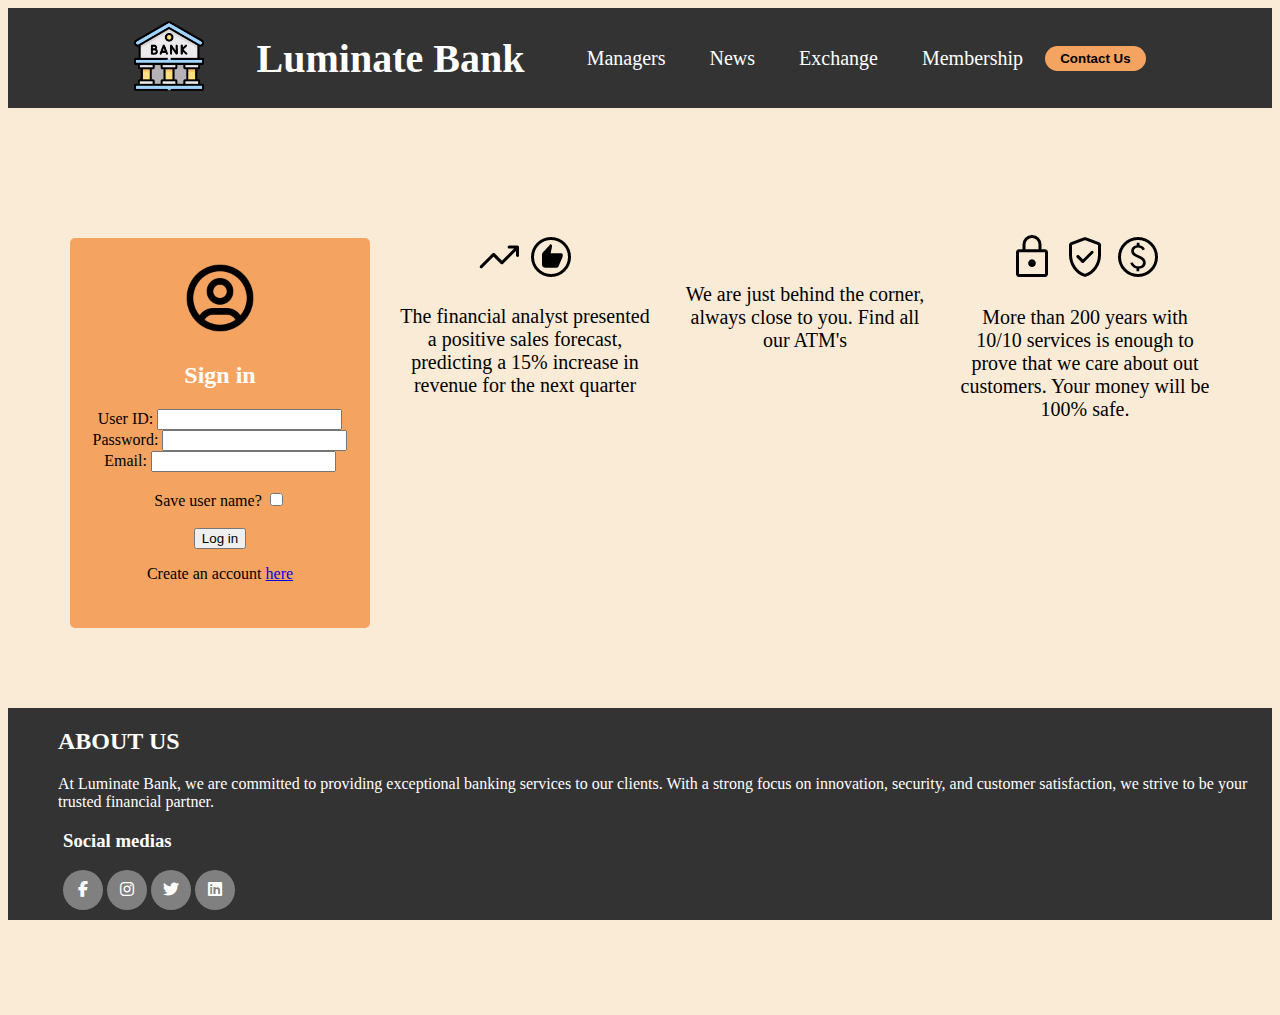
<file: index.html>
<!DOCTYPE html>
<html lang="en">
<head>
    <meta charset="UTF-8">
    <meta http-equiv="X-UA-Compatible" content="IE=edge">
    <meta name="viewport" content="width=device-width, initial-scale=1.0">
    <meta name="description" content=" We offer the best banking services with the better security. ">
    <link rel="stylesheet" href="./css/styles.css">
    <link rel="stylesheet" href="https://cdnjs.cloudflare.com/ajax/libs/font-awesome/6.2.1/css/all.min.css">
    <link rel="stylesheet" href="https://fonts.googleapis.com/css2?family=Material+Symbols+Rounded:opsz,wght,FILL,GRAD@48,400,0,0" />
    <title>Luminate Bank</title>
</head>
<body>
    <header class="header">
        <div class="logo">
            <a href="../index.html"><img src="../img/logo.png" alt="Luminate Bank logo"></a>
        </div>
        <h1>Luminate Bank</h1>
        <nav>
            <ul class="nav-links">
                <li><a href="/pages/managers.html">Managers</a></li>
                <li><a href="/pages/news.html">News</a></li>
                <li><a href="/pages/exchange.html">Exchange</a></li>
                <li><a href="/pages/membership.html">Membership</a></li>
            </ul>
        </nav>
        <a href="/pages/contact_us.html" class="boton"><button>Contact Us</button></a>
    </header>
    <main>
        <section>
            <div class="info-container">
                <article>
                    <div class="form-card">
                        <div class="form-card-logo">
                            <img src="./img/user-circle.png" alt="user logo">
                        </div>
                        <form>
                            <h2>Sign in</h2>
                            <label for="userid">User ID:</label>
                            <input type="text" id="userid" required><br>
                            <label for="userpass">Password:</label>
                            <input type="password" id="userpass" required>
                            <br>
                            <label for="useremail">Email:</label>
                            <input type="email" id="useremail" required>
                            <br>
                            <br>
                            <label for="usercheckbox">Save user name?</label>
                            <input type="checkbox" id="usercheckbox"><br>
                            <br>
                            <button type="submit">Log in</button>
                            <p>Create an account <a href="./pages/new_account.html">here</a>
                            </p>
                        </form>
                    </div>
                </article>
                <article>
                    <div class="information1">
                        <div class="info1-icon">
                            <img src="./img/invest.png" alt="invest icon">
                            <img src="./img/recommended.png" alt="thumb up">
                            <p class="pinfo1">The financial analyst presented a positive sales forecast, predicting a 15% increase in revenue for the next quarter</p>
                        </div>
                    </div>
                </article>
                <article>
                    <div class="information2">
                        <p>We are just behind the corner, always close to you. Find all our ATM's</p>
                        <div class="info2-map">
                            <iframe src="https://www.google.com/maps/embed?pb=!1m18!1m12!1m3!1d3157.947471687646!2d-59.80477547386476!3d-37.67394205210303!2m3!1f0!2f0!3f0!3m2!1i1024!2i768!4f13.1!3m3!1m2!1s0x95917d23ab0c8f2d%3A0x52cc827f77039a81!2sBanco%20Provincia%206361!5e0!3m2!1ses!2sar!4v1682352362613!5m2!1ses!2sar" width="180" height="180" style="border:0;" allowfullscreen="" loading="lazy" referrerpolicy="no-referrer-when-downgrade"></iframe>
                        </div>
                    </div>
                </article>
                <article>
                    <div class="information3">
                        <div class="info3-icon">
                            <img src="./img/lock.png" alt="lock icon">
                            <img src="./img/shield.png" alt="shield icon">
                            <img src="./img/dollar.png" alt="dollar sign">
                        </div>
                        <p>More than 200 years with 10/10 services is enough to prove that we care about out customers. Your money will be 100% safe.</p>
                    </div>
                </article>
            </div>
        </section>
    </main>
    <footer>
        <div class="footer">
            <div class="footerh2">
                <h2>ABOUT US</h2>
                <p>At Luminate Bank, we are committed to providing exceptional banking services to our clients. With a strong focus on innovation, security, and customer satisfaction, we strive to be your trusted financial partner.</p>
                <div class="footer-links">
                    <h3>Social medias</h3>
                    <div class="footer-media">
                        <a href="#"><i class="fab fa-facebook-f"></i></a>
                        <a href="#"><i class="fab fa-instagram"></i></a>
                        <a href="#"><i class="fab fa-twitter"></i></a>
                        <a href="#"><i class="fab fa-linkedin"></i></a>
                    </div>
                </div>
            </div>
        </div>
    </footer>
</body>
</html>
</file>
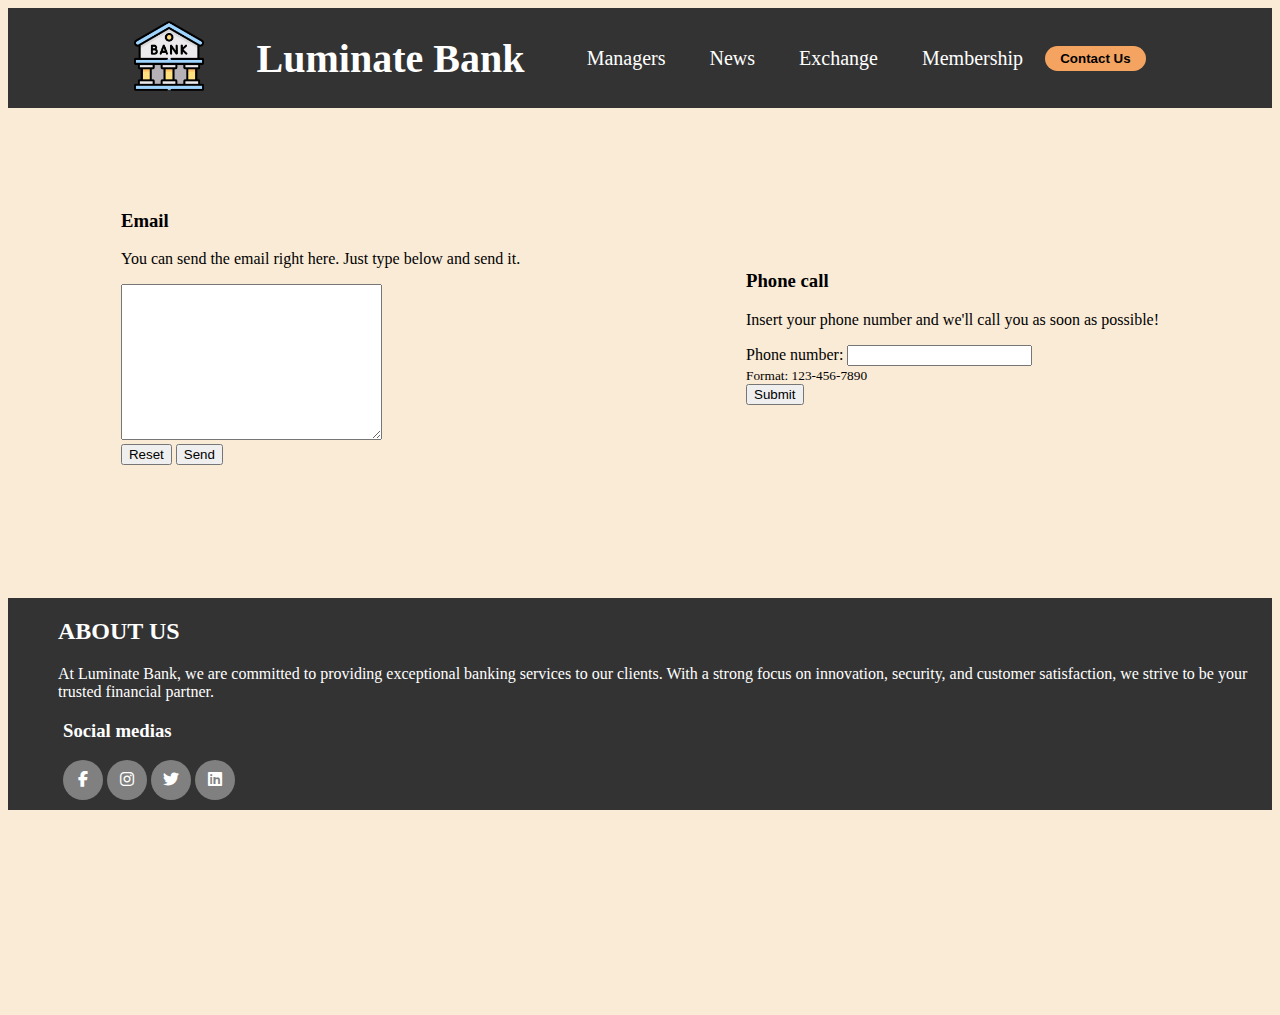
<file: pages/contact_us.html>
<!DOCTYPE html>
<html lang="en">
<head>
    <meta charset="UTF-8">
    <meta http-equiv="X-UA-Compatible" content="IE=edge">
    <meta name="viewport" content="width=device-width, initial-scale=1.0">
    <meta name="description" content=" Contact with us fast and easy ">
    <link rel="stylesheet" href="../css/styles.css">
    <link rel="stylesheet" href="https://cdnjs.cloudflare.com/ajax/libs/font-awesome/6.2.1/css/all.min.css">
    <title>Luminate Bank | Contact us</title>
</head>
<body>
    <header class="header">
        <div class="logo">
            <a href="../index.html"><img src="../img/logo.png" alt="Luminate Bank logo"></a>
        </div>
        <h1>Luminate Bank</h1>
        <nav>
            <ul class="nav-links">
                <li><a href="/pages/managers.html">Managers</a></li>
                <li><a href="/pages/news.html">News</a></li>
                <li><a href="/pages/exchange.html">Exchange</a></li>
                <li><a href="/pages/membership.html">Membership</a></li>
            </ul>
        </nav>
        <a href="/pages/contact_us.html" class="boton"><button>Contact Us</button></a>
    </header>
    <main>
        <section>
                <form>    
                    <div class="contact-us-container">
                        <div class="contact-email">
                            <h3>Email</h3>
                            <p>You can send the email right here. Just type below and send it.</p>
                            <textarea name="emailText" id="email-text" cols="30" rows="10"></textarea><br>
                            <input id="email-text" type="reset" name="emailText" value="Reset">
                            <input type="submit" name="" id="email-text" value="Send">
                        </div>
                        <div class="contact-phone">
                            <h3>Phone call</h3>
                            <p>Insert your phone number and we'll call you as soon as possible!</p>
                            <label for="phone">Phone number:</label> 
                            <input type="tel" name="phone" id="phone"
                            pattern="[0-9]{3}-[0-9]{3}-[0-9]{4}"><br>
                            <small>Format: 123-456-7890</small><br>
                            <button type="submit">Submit</button>
                        </div>
                    </div>
                </form>
        </section>
    </main>
    <footer>
        <div class="footer">
            <div class="footerh2">
                <h2>ABOUT US</h2>
                <p>At Luminate Bank, we are committed to providing exceptional banking services to our clients. With a strong focus on innovation, security, and customer satisfaction, we strive to be your trusted financial partner.</p>
                <div class="footer-links">
                    <h3>Social medias</h3>
                    <div class="footer-media">
                        <a href="#"><i class="fab fa-facebook-f"></i></a>
                        <a href="#"><i class="fab fa-instagram"></i></a>
                        <a href="#"><i class="fab fa-twitter"></i></a>
                        <a href="#"><i class="fab fa-linkedin"></i></a>
                    </div>
                </div>
            </div>
        </div>
    </footer>
</body>
</html>
</file>
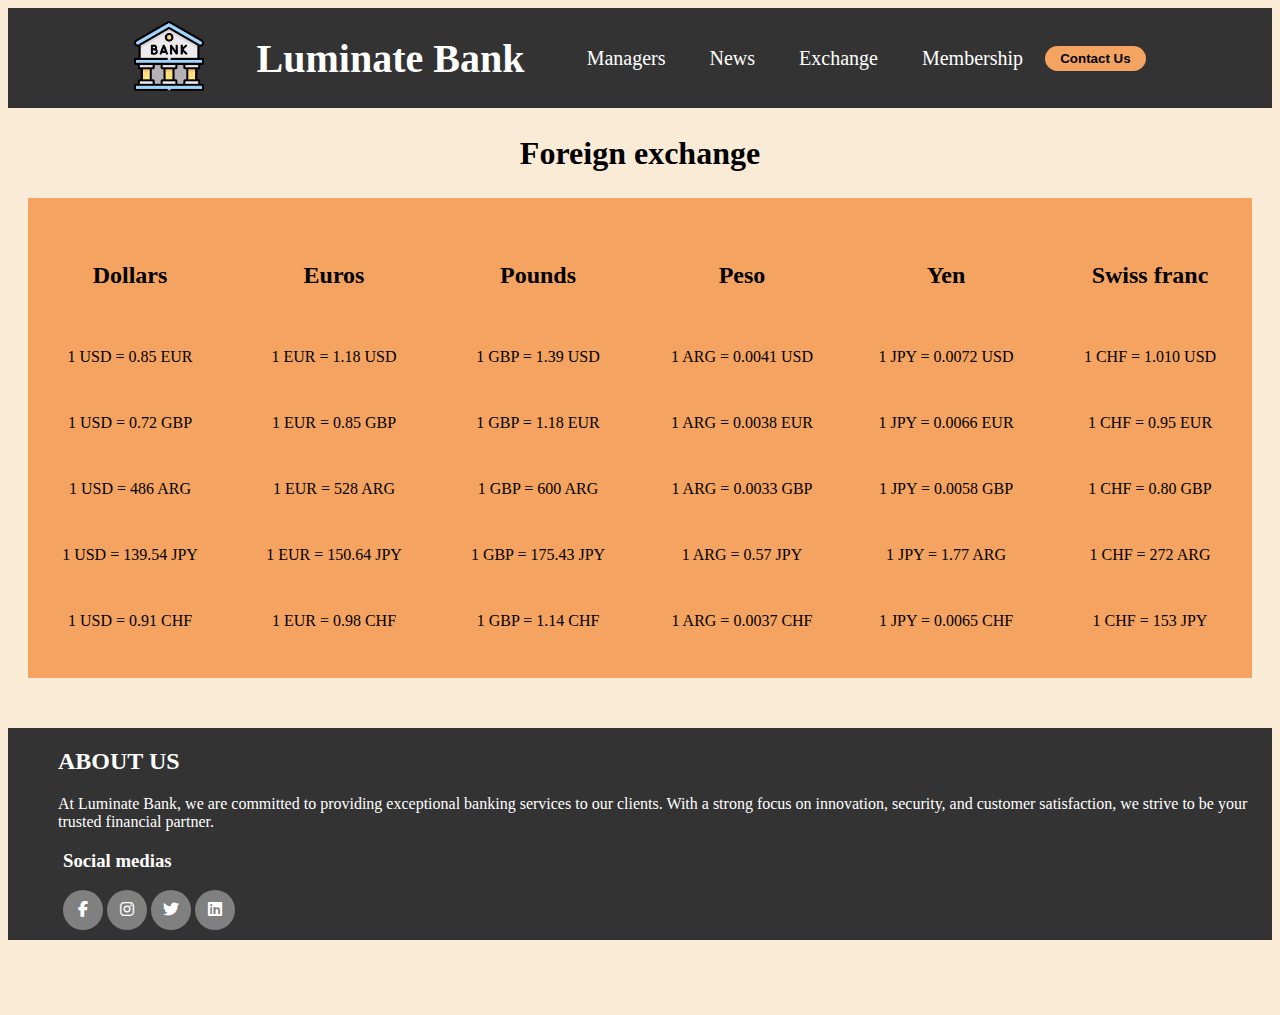
<file: pages/exchange.html>
<!DOCTYPE html>
<html lang="en">
<head>
    <meta charset="UTF-8">
    <meta http-equiv="X-UA-Compatible" content="IE=edge">
    <meta name="viewport" content="width=device-width, initial-scale=1.0">
    <meta name="description" content=" Current foreign exchange  ">
    <link rel="stylesheet" href="../css/styles.css">
    <link rel="stylesheet" href="https://cdnjs.cloudflare.com/ajax/libs/font-awesome/6.2.1/css/all.min.css">
    <title>Luminate Bank | Exchange</title>
</head>
<body>
    <header class="header">
        <div class="logo">
            <a href="../index.html"><img src="../img/logo.png" alt="Luminate Bank logo"></a>
        </div>
        <h1>Luminate Bank</h1>
        <nav>
            <ul class="nav-links">
                <li><a href="/pages/managers.html">Managers</a></li>
                <li><a href="/pages/news.html">News</a></li>
                <li><a href="/pages/exchange.html">Exchange</a></li>
                <li><a href="/pages/membership.html">Membership</a></li>
            </ul>
        </nav>
        <a href="/pages/contact_us.html" class="boton"><button>Contact Us</button></a>
    </header>
    <main>
        <h2 class="exchange-title">Foreign exchange</h2>
        <section>
            <div class="container-exchange">
                <div class="currency-card">
                    <h4 class="divisa-h4">Dollars</h4>
                    <p>1 USD = 0.85 EUR</p>
                    <p>1 USD = 0.72 GBP</p>
                    <p>1 USD = 486 ARG</p>
                    <p> 1 USD = 139.54 JPY</p>
                    <p>1 USD = 0.91 CHF</p>
                </div>
            
                <div class="currency-card">
                    <h4 class="divisa-h4">Euros</h4>
                    <p>1 EUR = 1.18 USD</p>
                    <p>1 EUR = 0.85 GBP</p>
                    <p>1 EUR = 528 ARG</p>
                    <p>1 EUR = 150.64 JPY</p>
                    <p>1 EUR = 0.98 CHF</p>
                </div>
            
                <div class="currency-card">
                    <h4 class="divisa-h4">Pounds</h4>
                    <p>1 GBP = 1.39 USD</p>
                    <p>1 GBP = 1.18 EUR</p>
                    <p>1 GBP = 600 ARG</p>
                    <p>1 GBP = 175.43 JPY</p>
                    <p>1 GBP = 1.14 CHF</p>
                </div>

                <div class="currency-card">
                    <h4 class="divisa-h4">Peso</h4>
                    <p>1 ARG = 0.0041 USD</p>
                    <p>1 ARG = 0.0038 EUR</p>
                    <p>1 ARG = 0.0033 GBP</p>
                    <p>1 ARG = 0.57 JPY</p>
                    <p>1 ARG = 0.0037 CHF</p>
                </div>
                <div class="currency-card">
                    <h4 class="divisa-h4">Yen</h4>
                    <p>1 JPY = 0.0072 USD</p>
                    <p>1 JPY = 0.0066 EUR</p>
                    <p>1 JPY = 0.0058 GBP</p>
                    <p>1 JPY = 1.77 ARG</p>
                    <p>1 JPY = 0.0065 CHF</p>
                </div>
                <div class="currency-card">
                    <h4 class="divisa-h4">Swiss franc</h4>
                    <p>1 CHF = 1.010 USD</p>
                    <p>1 CHF = 0.95 EUR</p>
                    <p>1 CHF = 0.80 GBP</p>
                    <p>1 CHF = 272 ARG</p>
                    <p>1 CHF = 153 JPY</p>
                </div>
            </div>
        </section>
    </main>
    <footer>
        <div class="footer">
            <div class="footerh2">
                <h2>ABOUT US</h2>
                <p>At Luminate Bank, we are committed to providing exceptional banking services to our clients. With a strong focus on innovation, security, and customer satisfaction, we strive to be your trusted financial partner.</p>
                <div class="footer-links">
                    <h3>Social medias</h3>
                    <div class="footer-media">
                        <a href="#"><i class="fab fa-facebook-f"></i></a>
                        <a href="#"><i class="fab fa-instagram"></i></a>
                        <a href="#"><i class="fab fa-twitter"></i></a>
                        <a href="#"><i class="fab fa-linkedin"></i></a>
                    </div>
                </div>
            </div>
        </div>
    </footer>
</body>
</html>
</file>
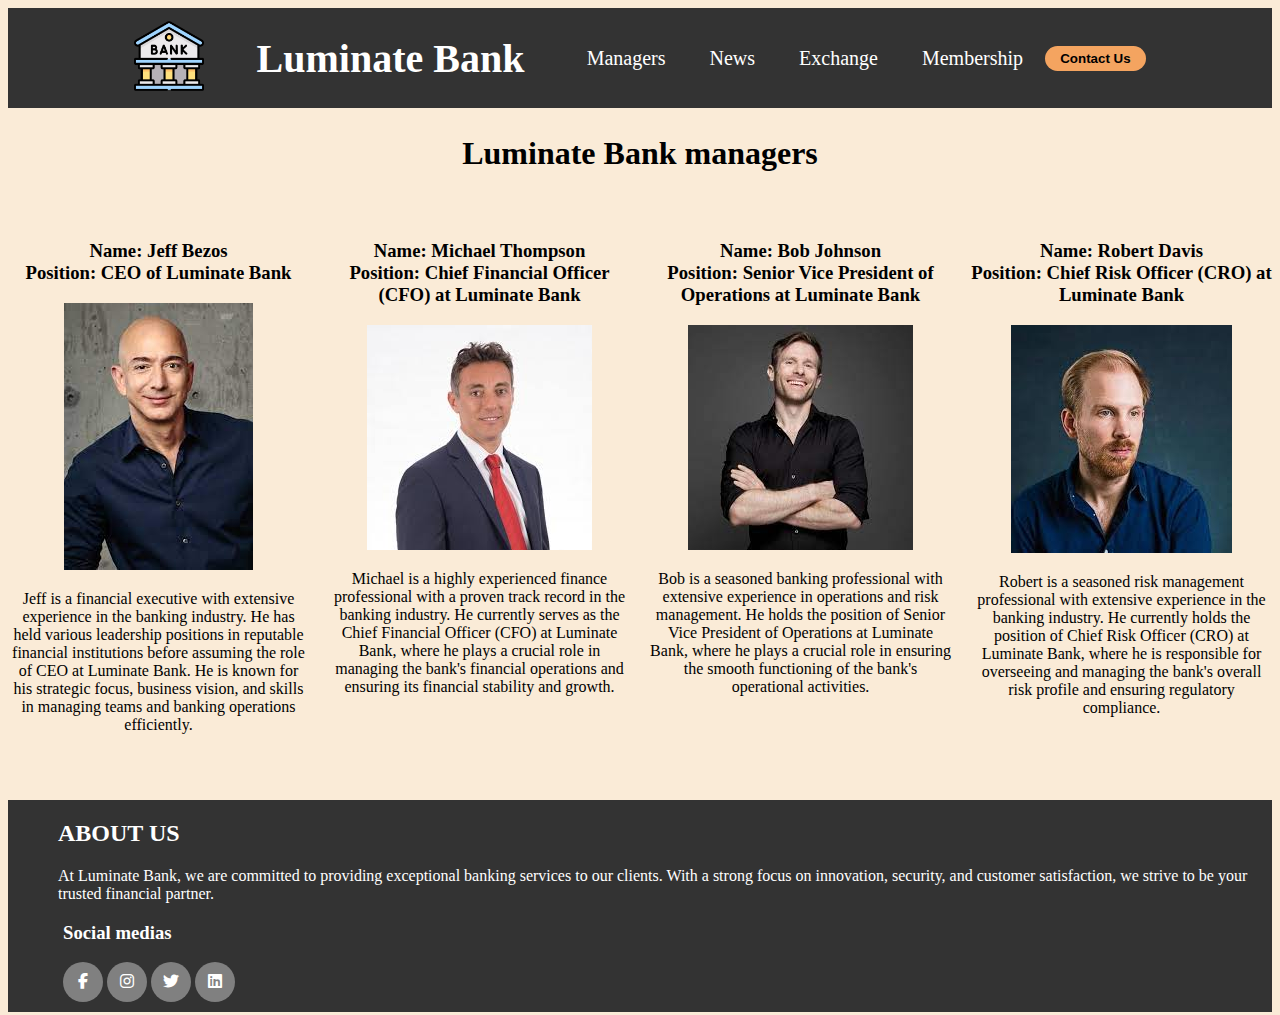
<file: pages/managers.html>
<!DOCTYPE html>
<html lang="en">
<head>
    <meta charset="UTF-8">
    <meta http-equiv="X-UA-Compatible" content="IE=edge">
    <meta name="viewport" content="width=device-width, initial-scale=1.0">
    <meta name="description" content=" We got the best professionals managers ">
    <link rel="stylesheet" href="../css/styles.css">
    <link rel="stylesheet" href="https://cdnjs.cloudflare.com/ajax/libs/font-awesome/6.2.1/css/all.min.css">
    <title>Luminate Bank | Managers</title>
</head>
<body>
    <header class="header">
        <div class="logo">
            <a href="../index.html"><img src="../img/logo.png" alt="Luminate Bank logo"></a>
        </div>
        <h1>Luminate Bank</h1>
        <nav>
            <ul class="nav-links">
                <li><a href="/pages/managers.html">Managers</a></li>
                <li><a href="/pages/news.html">News</a></li>
                <li><a href="/pages/exchange.html">Exchange</a></li>
                <li><a href="/pages/membership.html">Membership</a></li>
            </ul>
        </nav>
        <a href="/pages/contact_us.html" class="boton"><button>Contact Us</button></a>
    </header>
    <main>
            <article>
                <h2 class="manager-title">Luminate Bank managers</h2>
                <section class="manager-section">
                    <div class="managers-container">
                        <div class="manag1">
                            <h3 class="managerh3">Name: Jeff Bezos
                                <br>
                                Position: CEO of Luminate Bank</h3>
                            <img src="../img/jeff.jpg" alt="jeff">                        
                            <p>Jeff is a financial executive with extensive experience in the banking industry. He has held various leadership positions in reputable financial institutions before assuming the role of CEO at Luminate Bank. He is known for his strategic focus, business vision, and skills in managing teams and banking operations efficiently.</p>
                        </div>
                        <div class="manag2">
                            <h3 class="managerh3">Name: Michael Thompson
                                <br>
                                Position: Chief Financial Officer (CFO) at Luminate Bank</h3>
                            <img src="../img/miguel.jpg" alt="miguel">                        
                            <p>Michael is a highly experienced finance professional with a proven track record in the banking industry. He currently serves as the Chief Financial Officer (CFO) at Luminate Bank, where he plays a crucial role in managing the bank's financial operations and ensuring its financial stability and growth.</p>
                        </div>
                        <div class="manag3">
                            <h3 class="managerh3">Name: Bob Johnson
                                <br>
                                Position: Senior Vice President of Operations at Luminate Bank</h3>
                            <img src="../img/bob.jpg" alt="bob">                        
                            <p>Bob is a seasoned banking professional with extensive experience in operations and risk management. He holds the position of Senior Vice President of Operations at Luminate Bank, where he plays a crucial role in ensuring the smooth functioning of the bank's operational activities.</p>
                        </div>
                        <div class="manag4">
                            <h3 class="managerh3">Name: Robert Davis
                                <br>
                                Position: Chief Risk Officer (CRO) at Luminate Bank</h3>
                            <img src="../img/roberto.jpg" alt="roberto">
                            <p>Robert is a seasoned risk management professional with extensive experience in the banking industry. He currently holds the position of Chief Risk Officer (CRO) at Luminate Bank, where he is responsible for overseeing and managing the bank's overall risk profile and ensuring regulatory compliance.</p>
                        </div>
                    </div>
                </section>
            </article>
    </main>
    <footer>
        <div class="footer">
            <div class="footerh2">
                <h2>ABOUT US</h2>
                <p>At Luminate Bank, we are committed to providing exceptional banking services to our clients. With a strong focus on innovation, security, and customer satisfaction, we strive to be your trusted financial partner.</p>
                <div class="footer-links">
                    <h3>Social medias</h3>
                    <div class="footer-media">
                        <a href="#"><i class="fab fa-facebook-f"></i></a>
                        <a href="#"><i class="fab fa-instagram"></i></a>
                        <a href="#"><i class="fab fa-twitter"></i></a>
                        <a href="#"><i class="fab fa-linkedin"></i></a>
                    </div>
                </div>
            </div>
        </div>
    </footer>
</body>
</html>
</file>
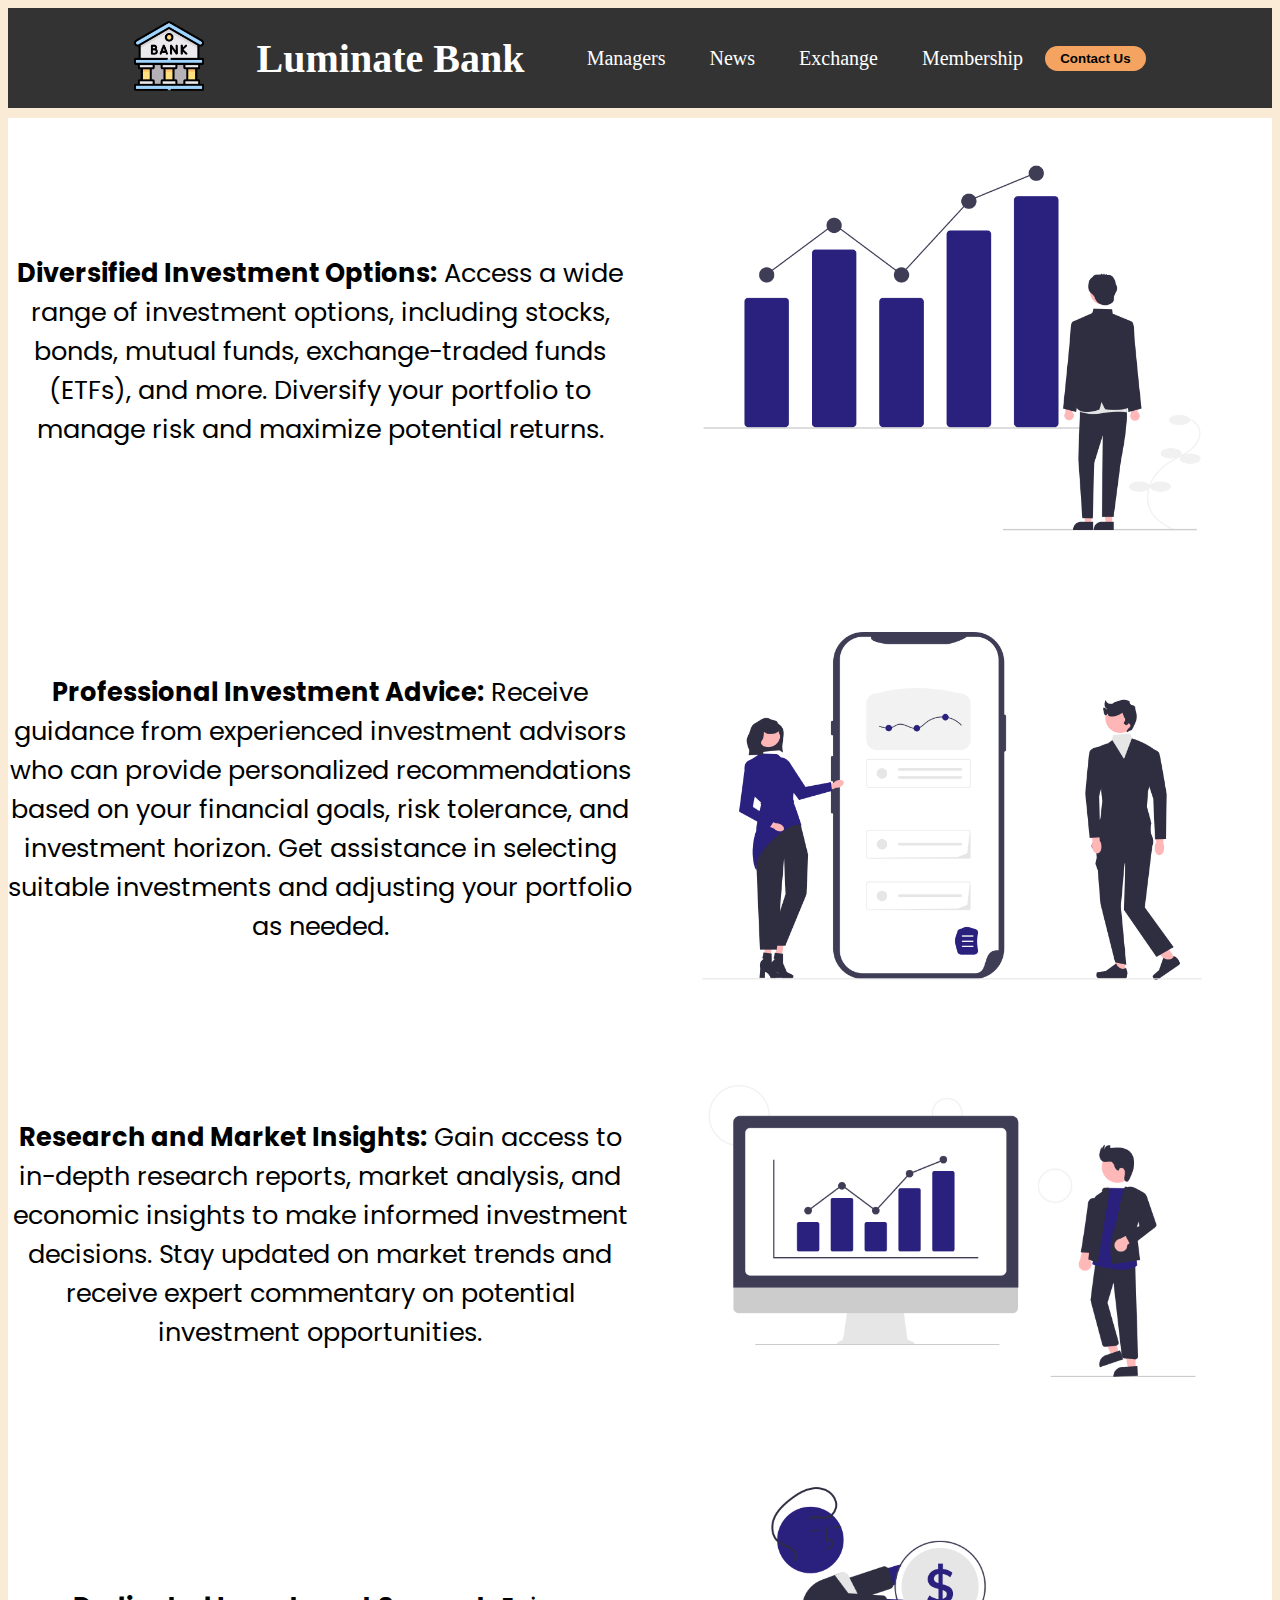
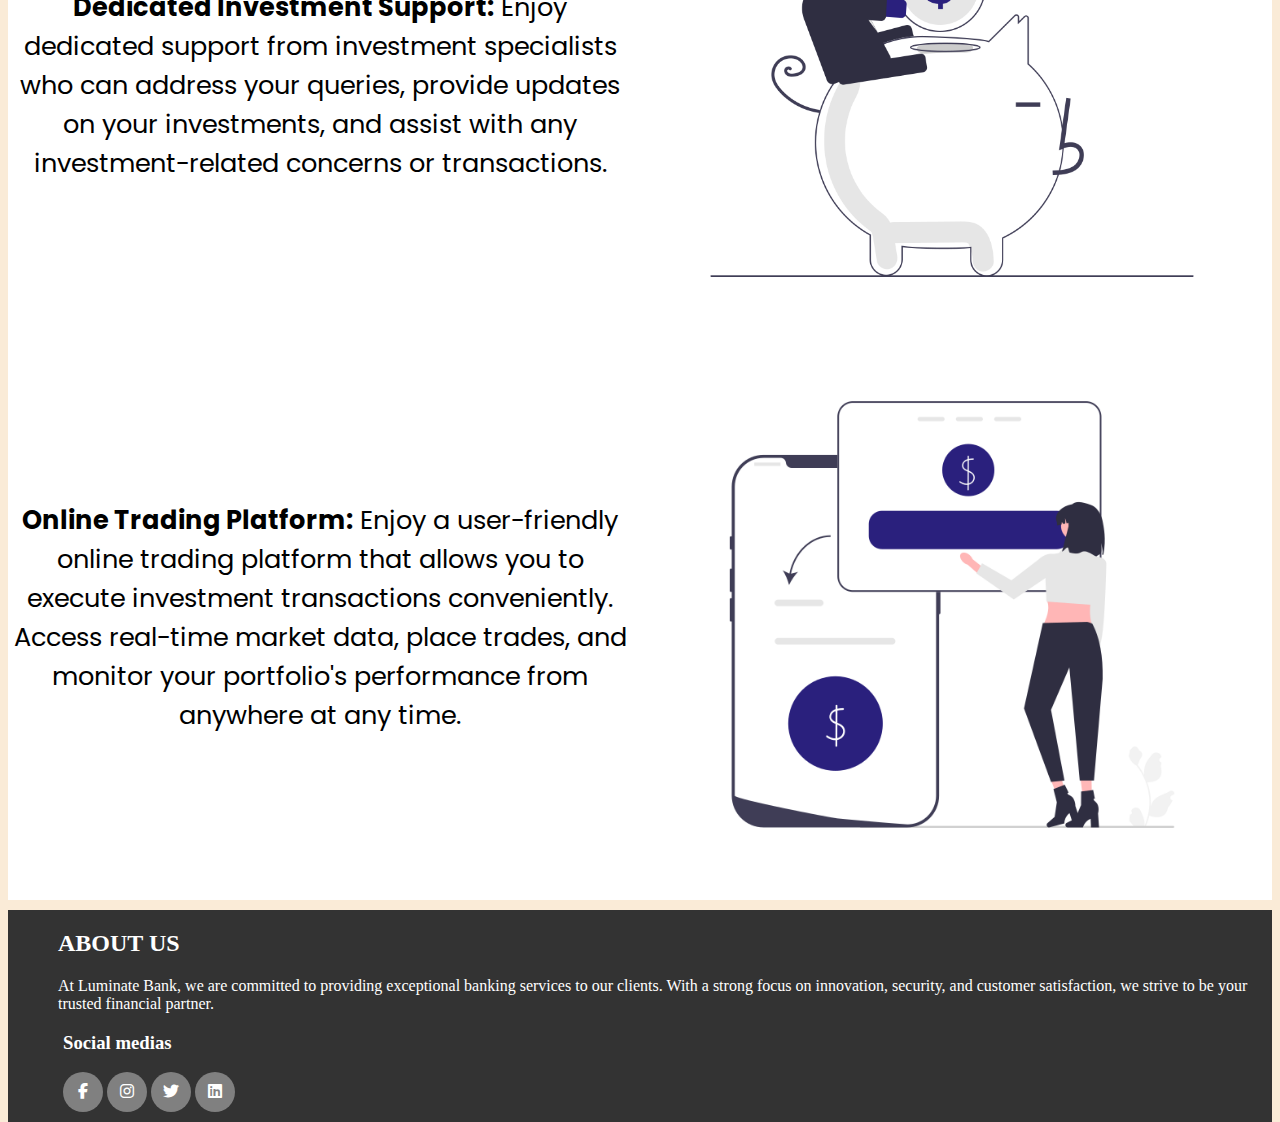
<file: pages/membership.html>
<!DOCTYPE html>
<html lang="en">
    <head>
        <meta charset="UTF-8">
        <meta http-equiv="X-UA-Compatible" content="IE=edge">
        <meta name="viewport" content="width=device-width, initial-scale=1.0">
        <meta name="description" content="Don't miss the beneficts we offer, be member of Luminate Bank">
        <link rel="stylesheet" href="../css/styles.css">
        <link rel="stylesheet" href="https://cdnjs.cloudflare.com/ajax/libs/font-awesome/6.2.1/css/all.min.css">
        <link rel="stylesheet" href="https://fonts.googleapis.com/css2?family=Material+Symbols+Rounded:opsz,wght,FILL,GRAD@48,400,0,0" />
        <link href="https://fonts.googleapis.com/css2?family=Castoro+Titling&family=Poppins:wght@400;500;600;700&display=swap" rel="stylesheet">
        <title>Luminate Bank | Membership</title>
    </head>
<body>
    <header class="header">
        <div class="logo">
            <a href="../index.html"><img src="../img/logo.png" alt="Luminate Bank logo"></a>
        </div>
        <h1>Luminate Bank</h1>
        <nav>
            <ul class="nav-links">
                <li><a href="/pages/managers.html">Managers</a></li>
                <li><a href="/pages/news.html">News</a></li>
                <li><a href="/pages/exchange.html">Exchange</a></li>
                <li><a href="/pages/membership.html">Membership</a></li>
            </ul>
        </nav>
        <a href="/pages/contact_us.html" class="boton"><button>Contact Us</button></a>
    </header>
    <main class="membership-main">

        <section class="membership-invest">
            <div class="membership-containers">
                <div class="membership-text">
                    <p><strong>Diversified Investment Options:</strong> Access a wide range of investment options, including stocks, bonds, mutual funds, exchange-traded funds (ETFs), and more. Diversify your portfolio to manage risk and maximize potential returns.</p>
                </div>
                <div class="membership-img">
                    <img src="../img/investt.png" alt="invest statistics">
                </div>
            </div>
        </section>

        <section class="membership-investor">
            <div class="membership-containers">
                <div class="membership-text">
                    <p><strong>Professional Investment Advice:</strong> Receive guidance from experienced investment advisors who can provide personalized recommendations based on your financial goals, risk tolerance, and investment horizon. Get assistance in selecting suitable investments and adjusting your portfolio as needed.</p>
                </div>
                <div class="membership-img">
                    <img src="../img/investor.png" alt="investing buissines">
                </div>
            </div>
        </section>

        <section class="membership-finance">
            <div class="membership-containers">
                <div class="membership-text">
                    <p><strong>Research and Market Insights:</strong> Gain access to in-depth research reports, market analysis, and economic insights to make informed investment decisions. Stay updated on market trends and receive expert commentary on potential investment opportunities.
                    </p>
                </div>
                <div class="membership-img">
                    <img src="../img/finance.png" alt="financial advising">
                </div>
            </div>
        </section>

        <section class="membership-savings">
            <div class="membership-containers">
                <div class="membership-text">
                    <p><strong>Dedicated Investment Support:</strong> Enjoy dedicated support from investment specialists who can address your queries, provide updates on your investments, and assist with any investment-related concerns or transactions.</p>
                </div>
                <div class="membership-img">    
                    <img src="../img/savings.png" alt="piggy bank">
                </div>
            </div>

        </section>

        <section class="membership-transfer">
            <div class="membership-containers">
                <div class="membership-text">
                    <p><strong>Online Trading Platform:</strong> Enjoy a user-friendly online trading platform that allows you to execute investment transactions conveniently. Access real-time market data, place trades, and monitor your portfolio's performance from anywhere at any time.</p>
                </div>
                <div class="membership-img">
                    <img src="../img/tansfer.png" alt="transfers and trading">
                </div>
            </div>
        </section>

    </main>
    <footer>
        <div class="footer">
            <div class="footerh2">
                <h2>ABOUT US</h2>
                <p>At Luminate Bank, we are committed to providing exceptional banking services to our clients. With a strong focus on innovation, security, and customer satisfaction, we strive to be your trusted financial partner.</p>
                <div class="footer-links">
                    <h3>Social medias</h3>
                    <div class="footer-media">
                        <a href="#"><i class="fab fa-facebook-f"></i></a>
                        <a href="#"><i class="fab fa-instagram"></i></a>
                        <a href="#"><i class="fab fa-twitter"></i></a>
                        <a href="#"><i class="fab fa-linkedin"></i></a>
                    </div>
                </div>
            </div>
        </div>
    </footer>
</body>
</html>
</file>
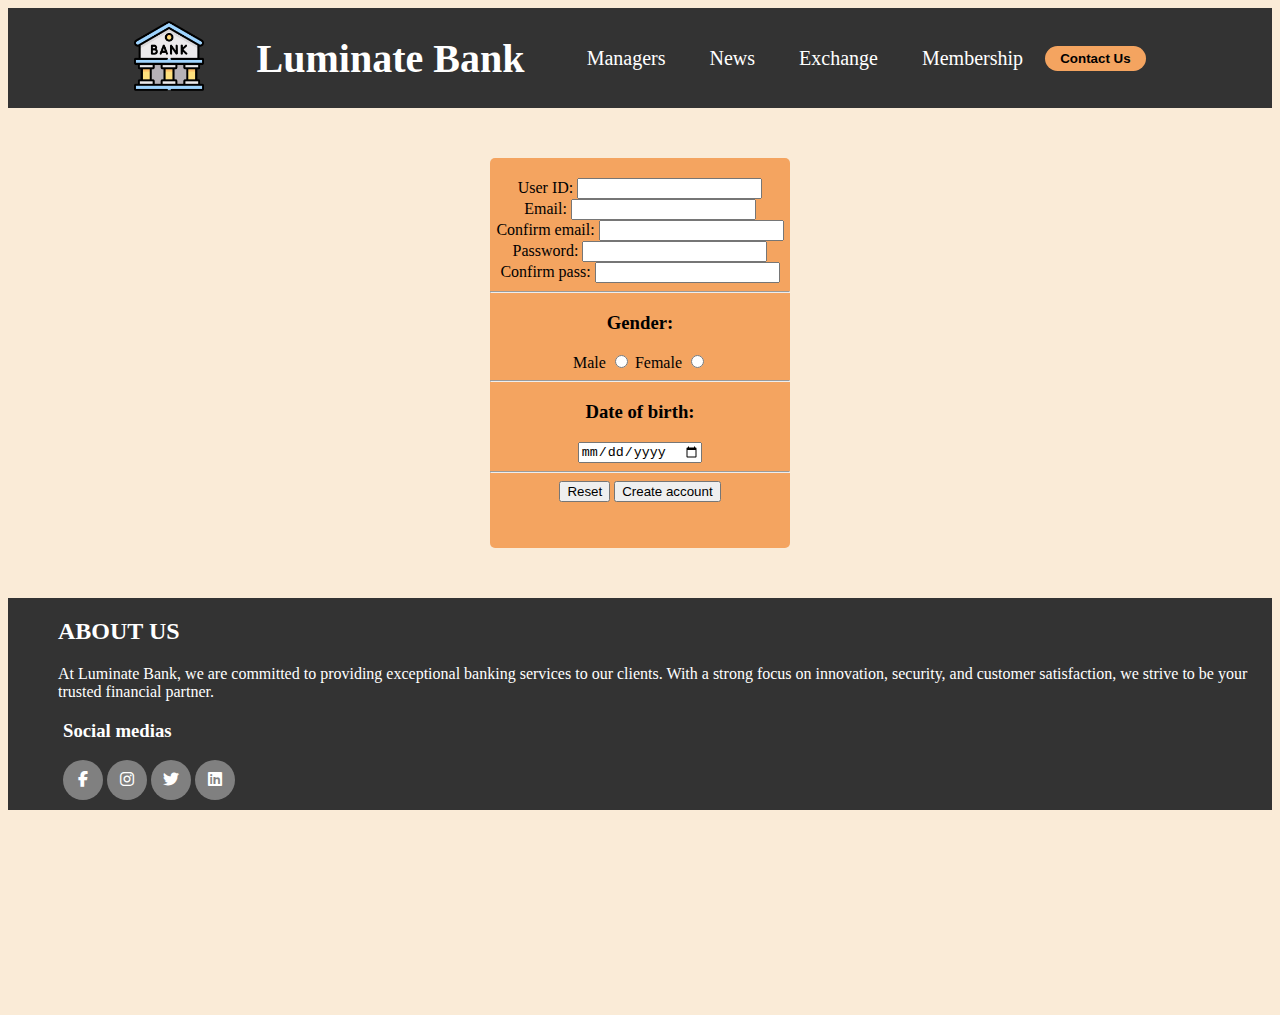
<file: pages/new_account.html>
<!DOCTYPE html>
<html lang="en">
<head>
    <meta charset="UTF-8">
    <meta http-equiv="X-UA-Compatible" content="IE=edge">
    <meta name="viewport" content="width=device-width, initial-scale=1.0">
    <meta name="description" content=" Create your account in the most reliable bank ">
    <link rel="stylesheet" href="../css/styles.css">
    <link rel="stylesheet" href="https://cdnjs.cloudflare.com/ajax/libs/font-awesome/6.2.1/css/all.min.css">
    <title>Luminate Bank | Create account</title>
</head>
<body>
    <header class="header">
        <div class="logo">
            <a href="../index.html"><img src="../img/logo.png" alt="Luminate Bank logo"></a>
        </div>
        <h1>Luminate Bank</h1>
        <nav>
            <ul class="nav-links">
                <li><a href="/pages/managers.html">Managers</a></li>
                <li><a href="/pages/news.html">News</a></li>
                <li><a href="/pages/exchange.html">Exchange</a></li>
                <li><a href="/pages/membership.html">Membership</a></li>
            </ul>
        </nav>
        <a href="/pages/contact_us.html" class="boton"><button>Contact Us</button></a>
    </header>
    <main>
        <section>
            <article>
                <form>
                    <div class="form-card-container">
                        <div class="form-card">
                            <label for="userid">User ID:</label>
                            <input name="nose" type="text" id="userid" required><br>
                            <label for="useremail">Email:</label>
                            <input type="email" id="useremail" required><br>
                            <label for="useremailC">Confirm email:</label>
                            <input type="email" id="useremailC" required><br>
                            <label for="userpass">Password:</label>
                            <input type="password" id="userpass" required><br>
                            <label for="userpassC">Confirm pass:</label>
                            <input type="password" id="userpassC" required><br>
                            <hr>
                            <h3>Gender:</h3>
                            <label for="genderM">Male</label>
                            <input type="radio" id="genderM" name="sex">
                            <label for="genderF">Female</label>
                            <input type="radio" id="genderF" name="sex">
                            <hr>
                            <h3>Date of birth:</h3>
                            <input type="date" id="birthday">
                            <hr>
                            <input name="nose" type="reset" value="Reset">
                            <input name="nose" type="submit" value="Create account">
                        </div>
                    </div>
                </form>
            </article>
        </section>
    </main>
    <footer>
        <div class="footer">
            <div class="footerh2">
                <h2>ABOUT US</h2>
                <p>At Luminate Bank, we are committed to providing exceptional banking services to our clients. With a strong focus on innovation, security, and customer satisfaction, we strive to be your trusted financial partner.</p>
                <div class="footer-links">
                    <h3>Social medias</h3>
                    <div class="footer-media">
                        <a href="#"><i class="fab fa-facebook-f"></i></a>
                        <a href="#"><i class="fab fa-instagram"></i></a>
                        <a href="#"><i class="fab fa-twitter"></i></a>
                        <a href="#"><i class="fab fa-linkedin"></i></a>
                    </div>
                </div>
            </div>
        </div>
    </footer>
</body>
</html>
</file>
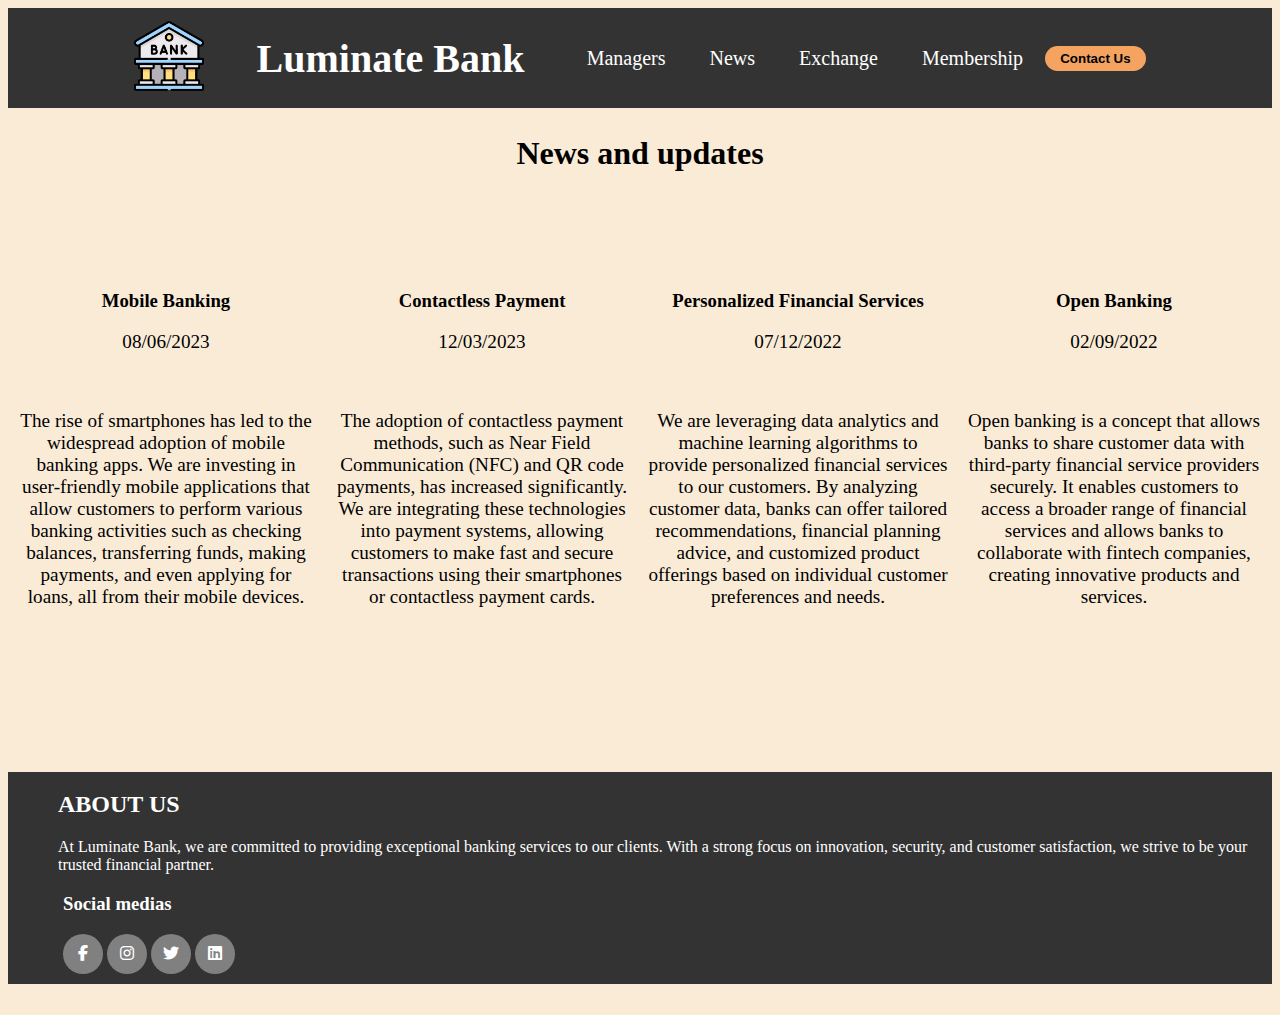
<file: pages/news.html>
<!DOCTYPE html>
<html lang="en">
<head>
    <meta charset="UTF-8">
    <meta http-equiv="X-UA-Compatible" content="IE=edge">
    <meta name="viewport" content="width=device-width, initial-scale=1.0">
    <meta name="description" content=" Read our latest updates and upgrades ">
    <link rel="stylesheet" href="/css/styles.css">
    <link rel="stylesheet" href="https://cdnjs.cloudflare.com/ajax/libs/font-awesome/6.2.1/css/all.min.css">
    <title>Luminate Bank | News</title>
</head>
<body>
    <header class="header">
        <div class="logo">
            <a href="../index.html"><img src="../img/logo.png" alt="Luminate Bank logo"></a>
        </div>
        <h1>Luminate Bank</h1>
        <nav>
            <ul class="nav-links">
                <li><a href="./managers.html">Managers</a></li>
                <li><a href="./news.html">News</a></li>
                <li><a href="./exchange.html">Exchange</a></li>
                <li><a href="./membership.html">Membership</a></li>
            </ul>
        </nav>
        <a href="./contact_us.html" class="boton"><button>Contact Us</button></a>
    </header>
    <main>
        <h2 class="news-title">News and updates</h2>
        <div class="news-container">
            <div class="news-box">
                <h3>Mobile Banking</h3>
                <p>08/06/2023</p>
                <br>
                <p>The rise of smartphones has led to the widespread adoption of mobile banking apps. We are investing in user-friendly mobile applications that allow customers to perform various banking activities such as checking balances, transferring funds, making payments, and even applying for loans, all from their mobile devices.</p>
            </div>
            <div class="news-box">
                <h3>Contactless Payment</h3>
                <p>12/03/2023</p>
                <br>
                <p>The adoption of contactless payment methods, such as Near Field Communication (NFC) and QR code payments, has increased significantly. We are integrating these technologies into payment systems, allowing customers to make fast and secure transactions using their smartphones or contactless payment cards.</p>
            </div>
            <div class="news-box">
                <h3>Personalized Financial Services</h3>
                <p>07/12/2022</p>
                <br>
                <p>We are leveraging data analytics and machine learning algorithms to provide personalized financial services to our customers. By analyzing customer data, banks can offer tailored recommendations, financial planning advice, and customized product offerings based on individual customer preferences and needs.</p>
            </div>
            <div class="news-box">
                <h3>Open Banking</h3>
                <p>02/09/2022</p>
                <br>
                <p>Open banking is a concept that allows banks to share customer data with third-party financial service providers securely. It enables customers to access a broader range of financial services and allows banks to collaborate with fintech companies, creating innovative products and services.</p>
            </div>
        </div>
    </main>
    <footer>
        <div class="footer">
            <div class="footerh2">
                <h2>ABOUT US</h2>
                <p>At Luminate Bank, we are committed to providing exceptional banking services to our clients. With a strong focus on innovation, security, and customer satisfaction, we strive to be your trusted financial partner.</p>
                <div class="footer-links">
                    <h3>Social medias</h3>
                    <div class="footer-media">
                        <a href="#"><i class="fab fa-facebook-f"></i></a>
                        <a href="#"><i class="fab fa-instagram"></i></a>
                        <a href="#"><i class="fab fa-twitter"></i></a>
                        <a href="#"><i class="fab fa-linkedin"></i></a>
                    </div>
                </div>
            </div>
        </div>
    </footer>
</body>
</html>
</file>
<file: css/styles.css>
@import url("https://fonts.googleapis.com/css2?family=Castoro+Titling&family=Poppins:wght@400;500;600;700&display=swap");
body {
  background-color: antiquewhite;
  height: 111vh;
  font-family: "calibri";
}

h2 {
  color: white;
}

h1 {
  color: white;
  font-size: 40px;
  margin-left: 50px;
}

h1 {
  color: white;
  font-size: 40px;
  margin-left: 50px;
}

.main-membership {
  font-family: "Castoro Titling", cursive;
  font-family: "Poppins", sans-serif;
}

.header {
  display: flex;
  justify-content: space-between;
  align-items: center;
  height: 90px;
  padding: 5px 10%;
  background-color: #333;
  width: auto;
}
.header .banquito {
  padding-top: 15px;
  padding-left: 15px;
}
.header .nav-links {
  list-style: none;
}
.header .nav-links a {
  color: white;
  text-decoration: none;
  font-size: 20px;
}
.header .nav-links li {
  display: inline-block;
  padding: 0 20px;
}
.header .nav-links li:hover {
  transform: scale(1.2);
  transition: all 0.3s;
}
.header .logo {
  cursor: pointer;
}
.header .logo img {
  height: 70px;
  width: auto;
  transition: all 0.3s;
}
.header .logo img:hover {
  transform: scale(1.2);
}
.header .boton button {
  font-weight: 700;
  padding: 5px 15px;
  border: none;
  border-radius: 50px;
  cursor: pointer;
  transition: all 0.3s ease 0s;
  background-color: sandybrown;
}
.header .boton button:hover {
  background-color: sandybrown;
  transform: scale(1.2);
}

@media (min-width: 375px) and (max-width: 768px) {
  * {
    margin: 0;
    padding: 0;
  }
  .header {
    display: block;
    width: auto;
    height: auto;
    text-align: center;
  }
  .nav-links {
    margin-bottom: 10px;
  }
  .logo {
    margin-bottom: -35px;
  }
  h1 {
    font-size: 2rem;
    margin-right: 40px;
    margin-top: 10%;
  }
}
.info-container {
  height: 500px;
  width: 1200px;
  border-radius: 5px;
  display: flex;
  margin: 0 auto;
  margin-top: 50px;
  justify-content: space-evenly;
  align-items: center;
}
.info-container .form-card {
  width: 300px;
  height: 370px;
  text-align: center;
  background-color: sandybrown;
  border-radius: 5px;
  padding-top: 20px;
  margin-top: 50px;
}
.info-container .form-card .form-card-logo img {
  height: 80px;
}
.info-container .information1 {
  width: 250px;
  height: 400px;
  text-align: center;
  border-radius: 5px;
  padding-top: 50px;
}
.info-container .information1 .pinfo1 {
  font-size: 20px;
}
.info-container .information2 {
  width: 250px;
  height: 450px;
  border-radius: 5px;
  text-align: center;
  font-size: 20px;
  margin-top: 200px;
}
.info-container .information2 .info2-map {
  text-align: center;
}
.info-container .information3 {
  width: 250px;
  height: 400px;
  border-radius: 5px;
  padding-top: 50px;
  text-align: center;
  font-size: 20px;
}
.info-container .information3 .info3-icon {
  text-align: center;
}

@media (min-width: 375px) and (max-width: 768px) {
  * {
    margin: 0;
    padding: 0;
  }
  .info-container {
    display: block;
    width: 320px;
    height: 1650px;
    margin: auto;
    margin-top: 30px;
  }
  .info-container .information1,
  .info-container .information2,
  .info-container .information3 {
    margin: auto;
    margin-top: 20px;
  }
  .information3 {
    margin-bottom: 90px;
  }
  .info2-map {
    text-align: center;
    padding-top: 20px;
  }
}
@media (min-width: 768px) and (max-width: 1024px) {
  .info-container {
    display: grid;
    grid-template-columns: repeat(2, 1fr);
    grid-template-rows: repeat(2, 1fr);
    width: auto;
    height: auto;
    justify-items: center;
    align-items: center;
    margin-top: -100px;
  }
}
.footer {
  background-color: #333;
  bottom: 0;
  width: auto;
  display: flex;
  flex-wrap: wrap;
  flex-direction: row;
  padding-left: 50px;
  margin-top: 50px;
  position: relative;
}
.footer h2 {
  color: white;
}
.footer h3 {
  color: white;
}
.footer p {
  color: white;
}
.footer .footer-links {
  padding-left: 5px;
  padding-bottom: 10px;
}
.footer .footer-links .footer-media a {
  display: inline-block;
  background-color: grey;
  border-radius: 50px;
  line-height: 40px;
  width: 40px;
  text-align: center;
  transition: all 0.5s ease;
}
.footer .footer-links .footer-media a:hover {
  background-color: sandybrown;
}
.footer a {
  color: white;
}

.manager-title {
  display: flex;
  justify-content: center;
  color: black;
  font-size: 2rem;
}

.managers-container {
  display: grid;
  grid-template-columns: repeat(4, 1fr);
  text-align: center;
  gap: 20px;
  margin-top: 50px;
}

@media (min-width: 375px) and (max-width: 768px) {
  * {
    margin: 0;
    padding: 0;
  }
  .managers-container {
    display: grid;
    width: 80%;
    grid-template-columns: auto;
    grid-template-rows: 4, 1fr;
    margin: auto;
  }
  .manager-title {
    margin-top: 10px;
    margin-bottom: 50px;
  }
}
@media (min-width: 768px) and (max-width: 1024px) {
  .managers-container {
    display: grid;
    grid-template-columns: repeat(2, 1fr);
    grid-template-rows: repeat(2, 1fr);
  }
}
.exchange-title {
  color: black;
  text-align: center;
  font-size: 2rem;
}

.container-exchange {
  display: flex;
  justify-content: space-around;
  margin: 20px;
}
.container-exchange .currency-card {
  padding: 20px;
  width: 200px;
  text-align: center;
  line-height: 50px;
  height: 400px;
  background-color: sandybrown;
  padding-bottom: 60px;
}
.container-exchange .currency-card h4 {
  color: black;
  font-size: 1.5rem;
}

@media (min-width: 375px) and (max-width: 768px) {
  * {
    margin: 0;
    padding: 0;
  }
  .container-exchange {
    display: grid;
    width: auto;
    justify-content: center;
    text-align: center;
  }
  .container-exchange .currency-card {
    height: 300px;
  }
}
@media (min-width: 768px) and (max-width: 1024px) {
  .container-exchange {
    display: grid;
    grid-template-columns: repeat(2, 1fr);
    grid-template-rows: repeat(3, 1fr);
    justify-items: center;
    height: auto;
    padding-bottom: 100px;
  }
}
.news-title {
  color: black;
  font-size: 2rem;
  text-align: center;
}

.news-container {
  display: flex;
  justify-content: space-around;
  align-items: center;
  height: 500px;
  margin-top: 50px;
}
.news-container .news-box {
  height: 400px;
  width: 300px;
  text-align: center;
}
.news-container .news-box p {
  font-size: 1.2rem;
}

@media (min-width: 375px) and (max-width: 768px) {
  * {
    margin: 0;
    padding: 0;
  }
  .news-container {
    display: grid;
    grid-template-columns: auto;
    grid-template-rows: 4, 1fr;
    height: auto;
  }
}
@media (min-width: 768px) and (max-width: 1024px) {
  .news-container {
    display: grid;
    grid-template-columns: repeat(2, 1fr);
    grid-template-rows: repeat(2, 1fr);
    height: auto;
    justify-items: center;
  }
}
.form-card-container {
  width: auto;
  display: flex;
  justify-content: center;
  align-items: center;
}
.form-card-container .form-card {
  width: 300px;
  height: 370px;
  text-align: center;
  background-color: sandybrown;
  border-radius: 5px;
  padding-top: 20px;
  margin-top: 50px;
}

.contact-us-container {
  display: flex;
  justify-content: space-around;
  align-items: center;
  height: 440px;
}
.contact-us-container .contact-email {
  display: block;
  justify-content: center;
  align-items: center;
}

.membership-main {
  background-color: white;
  margin-top: 10px;
  margin-bottom: -40px;
  font-family: "Castoro Titling", cursive;
  font-family: "Poppins", sans-serif;
}

.membership-containers {
  display: flex;
  text-align: center;
  justify-content: center;
}
.membership-containers img {
  width: 50vw;
}
.membership-containers .membership-text {
  align-self: center;
}
.membership-containers .membership-text p {
  font-size: 1.6rem;
}

@media (min-width: 375px) and (max-width: 768px) {
  * {
    margin: 0;
    padding: 0;
  }
  .membership-transfer {
    margin-top: 30px;
    padding-left: 20px;
    padding-right: 20px;
  }
  .membership-transfer .membership-containers {
    display: block;
    text-align: center;
  }
  .membership-transfer .membership-containers .membership-text p {
    font-size: 1.5rem;
  }
  .membership-transfer .membership-containers .membership-img img {
    width: 95vw;
  }
  .membership-savings {
    margin-top: 30px;
    padding-left: 20px;
    padding-right: 20px;
  }
  .membership-savings .membership-containers {
    display: block;
    text-align: center;
  }
  .membership-savings .membership-containers .membership-text p {
    font-size: 1.5rem;
  }
  .membership-savings .membership-containers .membership-img img {
    width: 95vw;
  }
  .membership-finance {
    margin-top: 30px;
    padding-left: 20px;
    padding-right: 20px;
  }
  .membership-finance .membership-containers {
    display: block;
    text-align: center;
  }
  .membership-finance .membership-containers .membership-text p {
    font-size: 1.5rem;
  }
  .membership-finance .membership-containers .membership-img img {
    width: 95vw;
  }
  .membership-investor {
    margin-top: 30px;
    padding-left: 20px;
    padding-right: 20px;
  }
  .membership-investor .membership-containers {
    display: block;
    text-align: center;
  }
  .membership-investor .membership-containers .membership-text p {
    font-size: 1.5rem;
  }
  .membership-investor .membership-containers .membership-img img {
    width: 95vw;
  }
  .membership-invest {
    padding-top: 30px;
    padding-left: 20px;
    padding-right: 20px;
  }
  .membership-invest .membership-containers {
    display: block;
    text-align: center;
    width: auto;
  }
  .membership-invest .membership-containers .membership-text p {
    font-size: 1.5rem;
  }
  .membership-invest .membership-containers .membership-img img {
    width: 95vw;
  }
}

/*# sourceMappingURL=styles.css.map */
</file>
